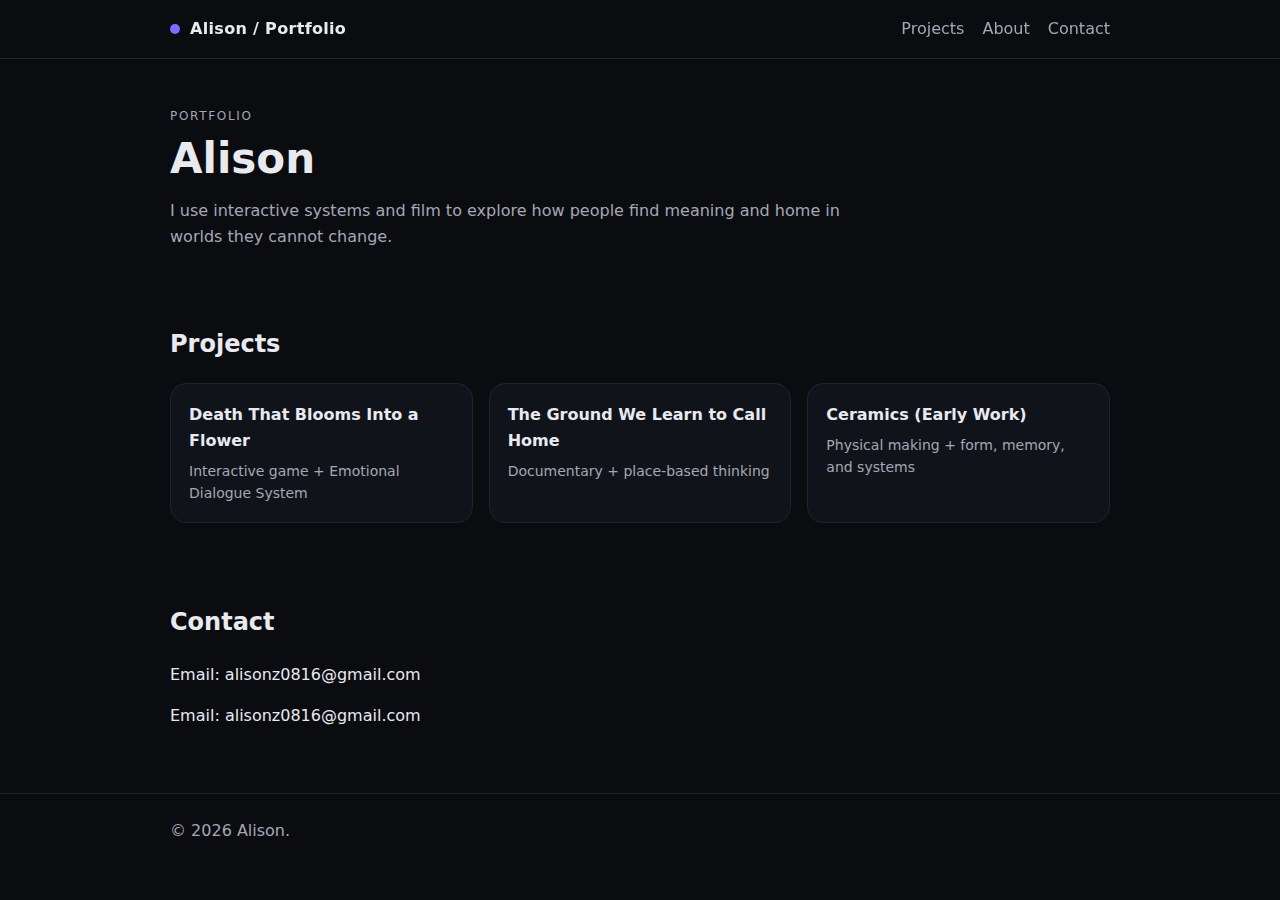
<file: index.html>
<!doctype html>
<html lang="en">
<head>
  <meta charset="utf-8" />
  <meta name="viewport" content="width=device-width, initial-scale=1" />
  <title>Alison — Portfolio</title>
  <link rel="stylesheet" href="styles.css" />
</head>

<body>
<header>
  <div class="container">
    <div class="navbar">
      <a class="brand" href="index.html">
        <span class="dot"></span>
        <span>Alison / Portfolio</span>
      </a>

      <nav class="desktop-nav" aria-label="Primary">
        <a href="#projects">Projects</a>
        <a href="#about">About</a>
        <a href="#contact">Contact</a>
      </nav>

      <button class="menu-btn" id="menuBtn" aria-expanded="false" aria-controls="mobilePanel">
        Menu
      </button>
    </div>

    <div class="mobile-panel" id="mobilePanel">
      <a href="#projects">Projects</a>
      <a href="#about">About</a>
      <a href="#contact">Contact</a>
    </div>
  </div>
</header>

<main class="container">
  <section class="hero" id="about">
    <div class="kicker">Portfolio</div>
    <h1>Alison</h1>
    <p class="subtitle">
      I use interactive systems and film to explore how people find meaning and home in worlds they cannot change.
    </p>
  </section>

  <section class="section" id="projects">
    <h2>Projects</h2>

    <div class="cards">
      <a class="card" href="game.html">
        <div class="card-title">Death That Blooms Into a Flower</div>
        <div class="card-desc">Interactive game + Emotional Dialogue System</div>
      </a>

      <a class="card" href="film.html">
        <div class="card-title">The Ground We Learn to Call Home</div>
        <div class="card-desc">Documentary + place-based thinking</div>
      </a>

      <a class="card" href="ceramics.html">
        <div class="card-title">Ceramics (Early Work)</div>
        <div class="card-desc">Physical making + form, memory, and systems</div>
      </a>
    </div>
  </section>

  <section class="section" id="contact">
    <h2>Contact</h2>
    <p>
      Email: alisonz0816@gmail.com
      <!-- TODO: change this -->
    <p>Email: <a href="mailto:alisonz0816@gmail.com">alisonz0816@gmail.com</a></p>

    </p>
  </section>
</main>

<footer>
  <div class="container">© <span id="year"></span> Alison.</div>
</footer>

<script>
  const btn = document.getElementById('menuBtn');
  const panel = document.getElementById('mobilePanel');

  btn?.addEventListener('click', () => {
    const open = panel.classList.toggle('open');
    btn.setAttribute('aria-expanded', String(open));
  });

  // Close mobile menu after clicking a link
  panel?.querySelectorAll('a')?.forEach(a => {
    a.addEventListener('click', () => {
      panel.classList.remove('open');
      btn.setAttribute('aria-expanded', 'false');
    });
  });

  document.getElementById('year').textContent = String(new Date().getFullYear());
</script>
</body>
</html>
</file>
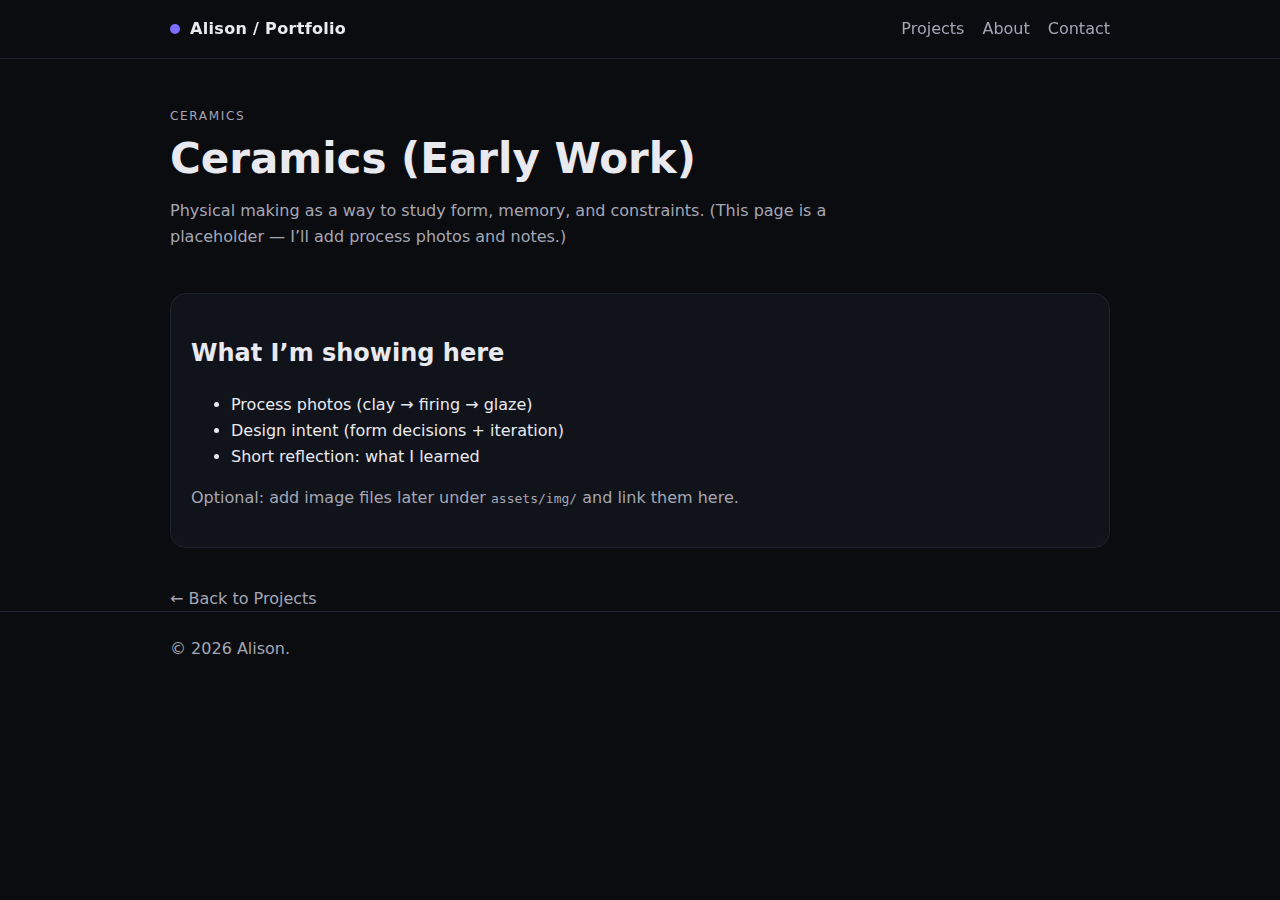
<file: ceramics.html>
<!doctype html>
<html lang="en">
<head>
  <meta charset="utf-8"/>
  <meta name="viewport" content="width=device-width, initial-scale=1"/>
  <title>Ceramics — Alison</title>
  <link rel="stylesheet" href="styles.css"/>
</head>

<body>
<header>
  <div class="container">
    <div class="navbar">
      <a class="brand" href="index.html">
        <span class="dot"></span>
        <span>Alison / Portfolio</span>
      </a>
      <nav class="desktop-nav" aria-label="Primary">
        <a href="index.html#projects">Projects</a>
        <a href="index.html#about">About</a>
        <a href="index.html#contact">Contact</a>
      </nav>
    </div>
  </div>
</header>

<main class="container">
  <section class="hero">
    <div class="kicker">Ceramics</div>
    <h1>Ceramics (Early Work)</h1>
    <p class="subtitle">
      Physical making as a way to study form, memory, and constraints. (This page is a placeholder — I’ll add process photos and notes.)
    </p>
  </section>

  <div class="panel">
    <h2>What I’m showing here</h2>
    <ul>
      <li>Process photos (clay → firing → glaze)</li>
      <li>Design intent (form decisions + iteration)</li>
      <li>Short reflection: what I learned</li>
    </ul>
    <p style="color:var(--muted);">
      Optional: add image files later under <code>assets/img/</code> and link them here.
    </p>
  </div>

  <div style="height:20px"></div>
  <a href="index.html" style="color:var(--muted);">← Back to Projects</a>
</main>

<footer>
  <div class="container">© <span id="year"></span> Alison.</div>
</footer>

<script>
  document.getElementById('year').textContent = String(new Date().getFullYear());
</script>
</body>
</html>
</file>
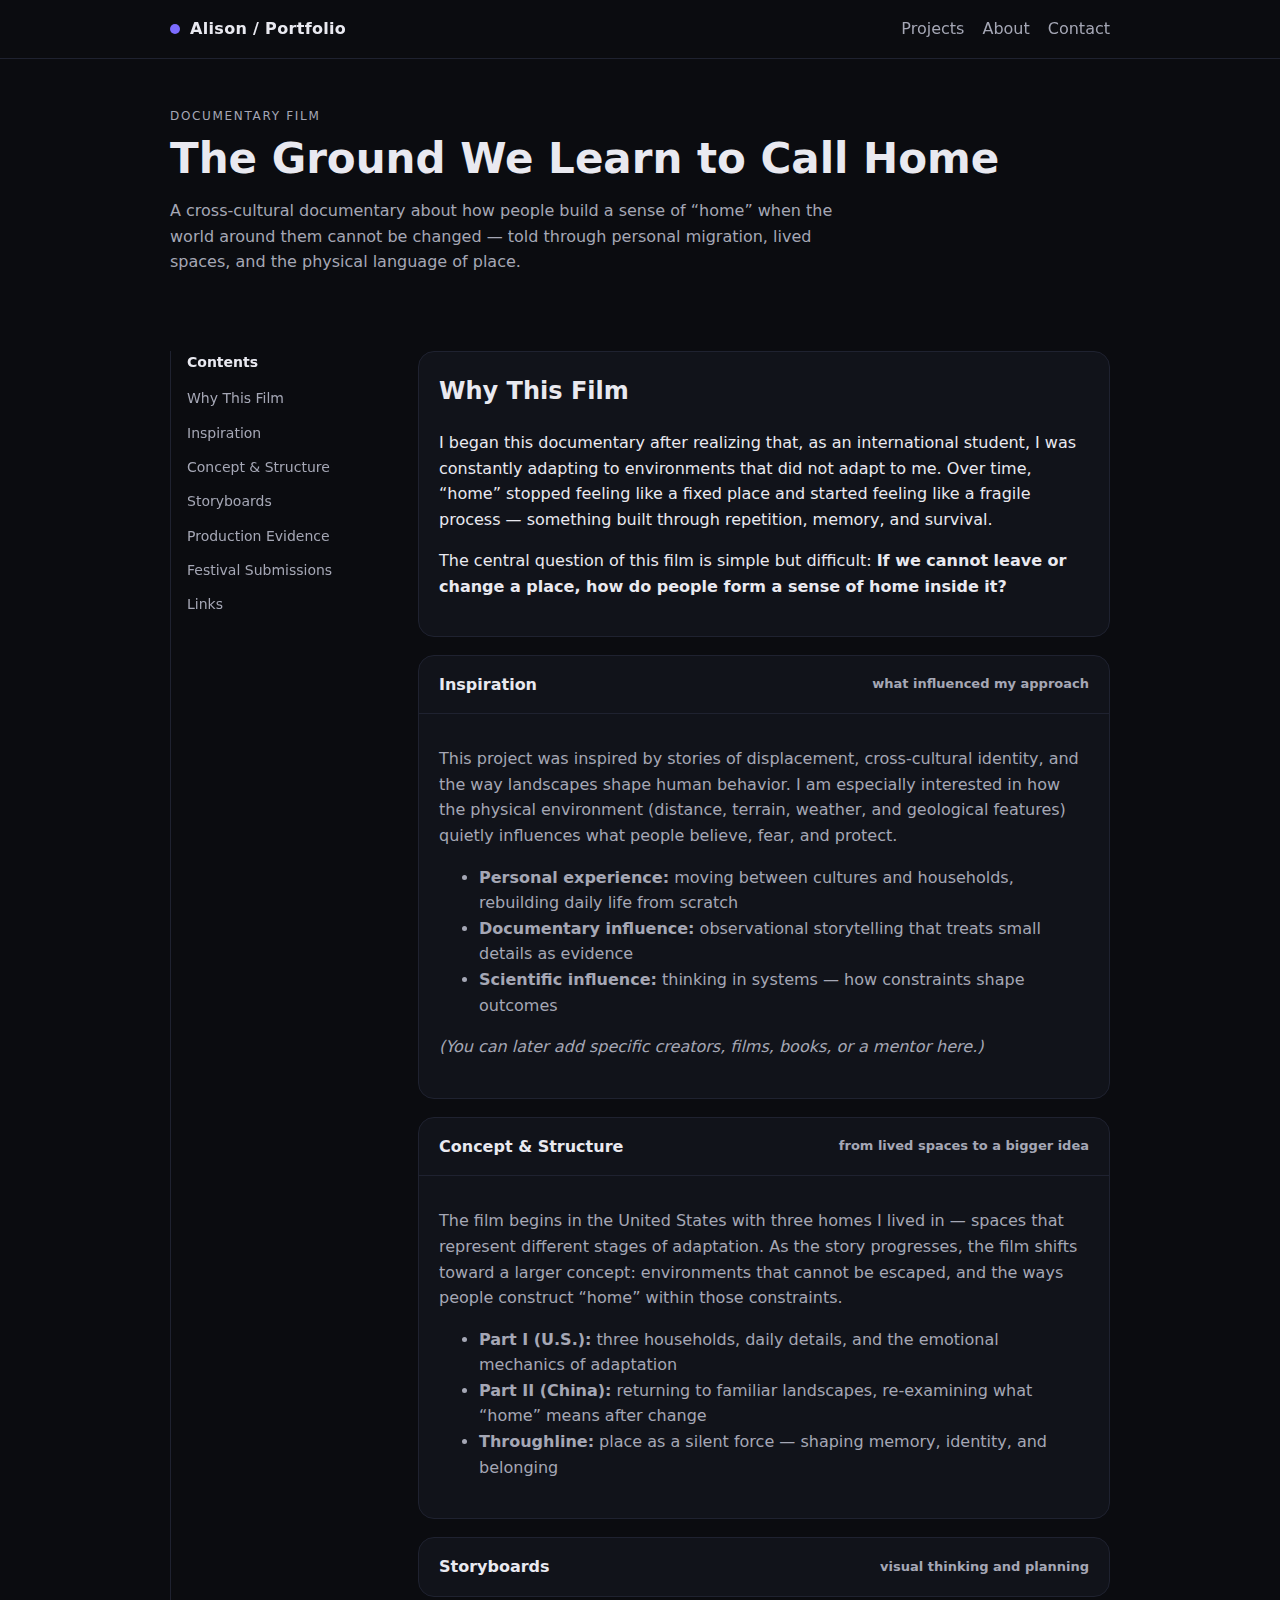
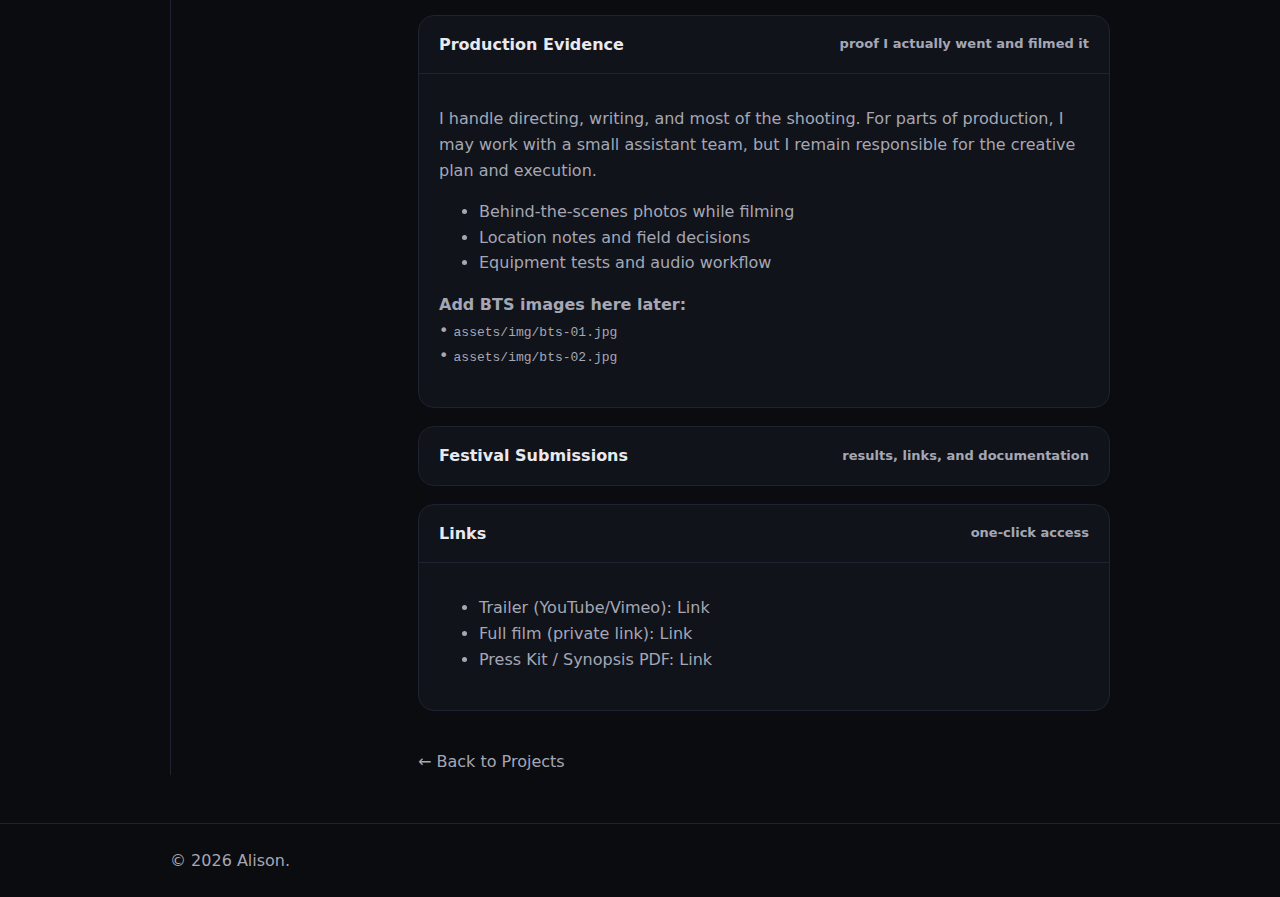
<file: film.html>
<!doctype html>
<html lang="en">
<head>
  <meta charset="utf-8"/>
  <meta name="viewport" content="width=device-width, initial-scale=1"/>
  <title>The Ground We Learn to Call Home — Alison</title>
  <link rel="stylesheet" href="styles.css"/>
</head>

<body>
<header>
  <div class="container">
    <div class="navbar">
      <a class="brand" href="index.html">
        <span class="dot"></span>
        <span>Alison / Portfolio</span>
      </a>
      <nav class="desktop-nav" aria-label="Primary">
        <a href="index.html#projects">Projects</a>
        <a href="index.html#about">About</a>
        <a href="index.html#contact">Contact</a>
      </nav>
    </div>
  </div>
</header>

<main class="container">

  <section class="hero">
    <div class="kicker">Documentary Film</div>
    <h1>The Ground We Learn to Call Home</h1>
    <p class="subtitle">
      A cross-cultural documentary about how people build a sense of “home” when the world around them cannot be changed —
      told through personal migration, lived spaces, and the physical language of place.
    </p>
  </section>

  <section class="section two-col">

    <aside class="toc" aria-label="Table of contents">
      <div class="title">Contents</div>
      <a href="#why">Why This Film</a>
      <a href="#inspiration">Inspiration</a>
      <a href="#story">Concept & Structure</a>
      <a href="#storyboards">Storyboards</a>
      <a href="#production">Production Evidence</a>
      <a href="#submissions">Festival Submissions</a>
      <a href="#links">Links</a>
    </aside>

    <div>

      <div class="panel" id="why">
        <h2>Why This Film</h2>
        <p>
          I began this documentary after realizing that, as an international student, I was constantly adapting to environments that did not adapt to me.
          Over time, “home” stopped feeling like a fixed place and started feeling like a fragile process — something built through repetition, memory, and survival.
        </p>
        <p>
          The central question of this film is simple but difficult:
          <strong>If we cannot leave or change a place, how do people form a sense of home inside it?</strong>
        </p>
      </div>

      <details id="inspiration" open>
        <summary>
          Inspiration
          <span class="summary-right">what influenced my approach</span>
        </summary>
        <div class="content">
          <p>
            This project was inspired by stories of displacement, cross-cultural identity, and the way landscapes shape human behavior.
            I am especially interested in how the physical environment (distance, terrain, weather, and geological features) quietly influences what people believe, fear, and protect.
          </p>
          <ul>
            <li><strong>Personal experience:</strong> moving between cultures and households, rebuilding daily life from scratch</li>
            <li><strong>Documentary influence:</strong> observational storytelling that treats small details as evidence</li>
            <li><strong>Scientific influence:</strong> thinking in systems — how constraints shape outcomes</li>
          </ul>
          <p>
            <em>(You can later add specific creators, films, books, or a mentor here.)</em>
          </p>
        </div>
      </details>

      <details id="story" open>
        <summary>
          Concept & Structure
          <span class="summary-right">from lived spaces to a bigger idea</span>
        </summary>
        <div class="content">
          <p>
            The film begins in the United States with three homes I lived in — spaces that represent different stages of adaptation.
            As the story progresses, the film shifts toward a larger concept: environments that cannot be escaped, and the ways people construct “home” within those constraints.
          </p>
          <ul>
            <li><strong>Part I (U.S.):</strong> three households, daily details, and the emotional mechanics of adaptation</li>
            <li><strong>Part II (China):</strong> returning to familiar landscapes, re-examining what “home” means after change</li>
            <li><strong>Throughline:</strong> place as a silent force — shaping memory, identity, and belonging</li>
          </ul>
        </div>
      </details>

      <details id="storyboards">
        <summary>
          Storyboards
          <span class="summary-right">visual thinking and planning</span>
        </summary>
        <div class="content">
          <p>
            I create storyboards to translate abstract ideas into concrete cinematic decisions — composition, pacing, and emotional rhythm.
            My storyboard process includes both hand-drawn sketches and iPad drafts.
          </p>

          <div class="callouts">
            <div class="callout">
              <div class="label">Storyboard Samples</div>
              <div style="color:var(--muted);">
                Add images here later:
                <br/>• <code>assets/img/storyboard-01.jpg</code>
                <br/>• <code>assets/img/storyboard-02.jpg</code>
              </div>
            </div>
            <div class="callout">
              <div class="label">Shotlist (Optional)</div>
              <div style="color:var(--muted);">
                Link to a PDF / document:
                <br/>• <a href="#" target="_blank" rel="noreferrer">Shotlist PDF</a>
              </div>
            </div>
          </div>

          <p style="margin-top:14px;">
            <em>Tip:</em> even 3–6 storyboard frames are enough to show how you think.
          </p>
        </div>
      </details>

      <details id="production" open>
        <summary>
          Production Evidence
          <span class="summary-right">proof I actually went and filmed it</span>
        </summary>
        <div class="content">
          <p>
            I handle directing, writing, and most of the shooting. For parts of production, I may work with a small assistant team,
            but I remain responsible for the creative plan and execution.
          </p>

          <ul>
            <li>Behind-the-scenes photos while filming</li>
            <li>Location notes and field decisions</li>
            <li>Equipment tests and audio workflow</li>
          </ul>

          <p>
            <strong>Add BTS images here later:</strong>
            <br/>• <code>assets/img/bts-01.jpg</code>
            <br/>• <code>assets/img/bts-02.jpg</code>
          </p>
        </div>
      </details>

      <details id="submissions">
        <summary>
          Festival Submissions
          <span class="summary-right">results, links, and documentation</span>
        </summary>
        <div class="content">
          <p>
            I plan to submit the film to youth documentary festivals in the U.S., China, and internationally.
            This section tracks submissions and outcomes transparently.
          </p>

          <ul>
            <li><strong>Submission list:</strong> (festival name + date submitted)</li>
            <li><strong>Status:</strong> submitted / selected / finalist / screening</li>
            <li><strong>Proof:</strong> confirmation emails, official pages, or screenshots</li>
          </ul>

          <p><em>Placeholder:</em> add links once submitted.</em></p>
        </div>
      </details>

      <details id="links" open>
        <summary>
          Links
          <span class="summary-right">one-click access</span>
        </summary>
        <div class="content">
          <ul>
            <!-- TODO: replace # with your real links -->
            <li>Trailer (YouTube/Vimeo): <a href="#" target="_blank" rel="noreferrer">Link</a></li>
            <li>Full film (private link): <a href="#" target="_blank" rel="noreferrer">Link</a></li>
            <li>Press Kit / Synopsis PDF: <a href="#" target="_blank" rel="noreferrer">Link</a></li>
          </ul>
        </div>
      </details>

      <div style="height:20px"></div>
      <a href="index.html" style="color:var(--muted);">← Back to Projects</a>

    </div>
  </section>

</main>

<footer>
  <div class="container">
    © <span id="year"></span> Alison.
  </div>
</footer>

<script>
  document.getElementById('year').textContent = String(new Date().getFullYear());
</script>

</body>
</html>
</file>
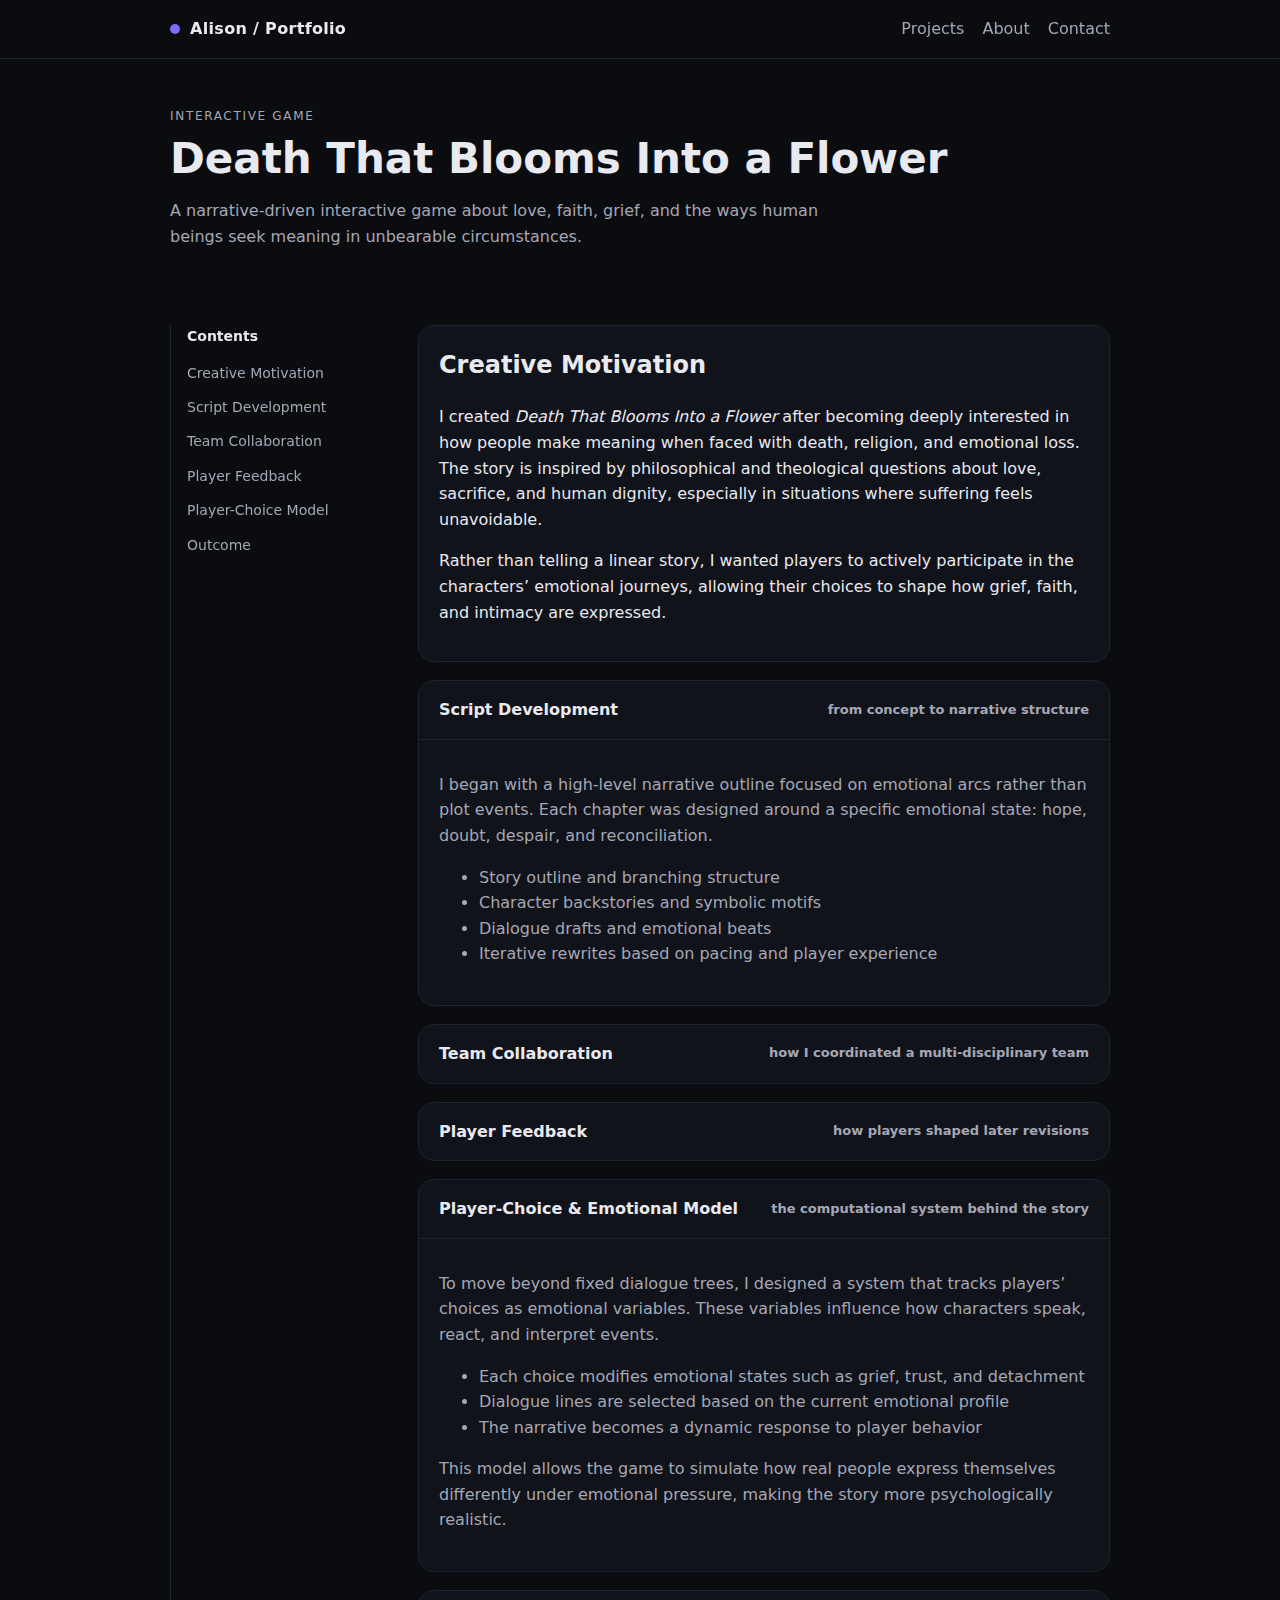
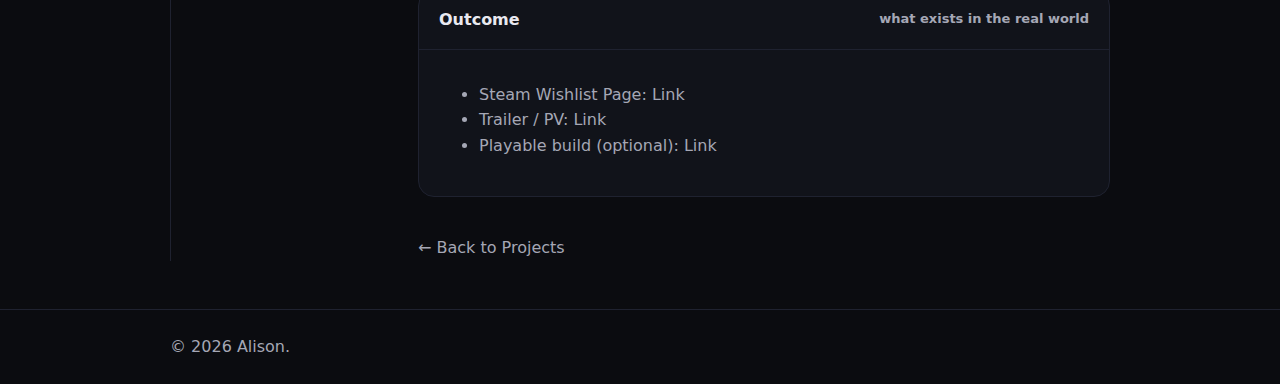
<file: game.html>
<!doctype html>
<html lang="en">
<head>
  <meta charset="utf-8"/>
  <meta name="viewport" content="width=device-width, initial-scale=1"/>
  <title>Death That Blooms Into a Flower — Alison</title>
  <link rel="stylesheet" href="styles.css"/>
</head>

<body>
<header>
  <div class="container">
    <div class="navbar">
      <a class="brand" href="index.html">
        <span class="dot"></span>
        <span>Alison / Portfolio</span>
      </a>
      <nav class="desktop-nav" aria-label="Primary">
        <a href="index.html#projects">Projects</a>
        <a href="index.html#about">About</a>
        <a href="index.html#contact">Contact</a>
      </nav>
    </div>
  </div>
</header>

<main class="container">

  <section class="hero">
    <div class="kicker">Interactive Game</div>
    <h1>Death That Blooms Into a Flower</h1>
    <p class="subtitle">
      A narrative-driven interactive game about love, faith, grief, and the ways human beings seek meaning in unbearable circumstances.
    </p>
  </section>

  <section class="section two-col">

    <aside class="toc" aria-label="Table of contents">
      <div class="title">Contents</div>
      <a href="#motivation">Creative Motivation</a>
      <a href="#script">Script Development</a>
      <a href="#team">Team Collaboration</a>
      <a href="#players">Player Feedback</a>
      <a href="#model">Player-Choice Model</a>
      <a href="#outcome">Outcome</a>
    </aside>

    <div>

      <div class="panel" id="motivation">
        <h2>Creative Motivation</h2>
        <p>
          I created <em>Death That Blooms Into a Flower</em> after becoming deeply interested in how people make meaning when faced with death, religion, and emotional loss.
          The story is inspired by philosophical and theological questions about love, sacrifice, and human dignity, especially in situations where suffering feels unavoidable.
        </p>
        <p>
          Rather than telling a linear story, I wanted players to actively participate in the characters’ emotional journeys, allowing their choices to shape how grief, faith, and intimacy are expressed.
        </p>
      </div>

      <details id="script" open>
        <summary>
          Script Development
          <span class="summary-right">from concept to narrative structure</span>
        </summary>
        <div class="content">
          <p>
            I began with a high-level narrative outline focused on emotional arcs rather than plot events.
            Each chapter was designed around a specific emotional state: hope, doubt, despair, and reconciliation.
          </p>
          <ul>
            <li>Story outline and branching structure</li>
            <li>Character backstories and symbolic motifs</li>
            <li>Dialogue drafts and emotional beats</li>
            <li>Iterative rewrites based on pacing and player experience</li>
          </ul>
        </div>
      </details>

      <details id="team">
        <summary>
          Team Collaboration
          <span class="summary-right">how I coordinated a multi-disciplinary team</span>
        </summary>
        <div class="content">
          <p>
            I served as the writer and producer, coordinating between the programmer and the visual artist.
            My role was to ensure that the narrative, visual tone, and gameplay systems supported the same emotional goals.
          </p>
          <ul>
            <li>Created narrative documents and art briefs</li>
            <li>Provided structured feedback on visual assets</li>
            <li>Maintained version control and milestone tracking</li>
            <li>Aligned story changes with technical constraints</li>
          </ul>
        </div>
      </details>

      <details id="players">
        <summary>
          Player Feedback
          <span class="summary-right">how players shaped later revisions</span>
        </summary>
        <div class="content">
          <p>
            After releasing early builds and the Steam wishlist page, I collected player responses from social media and testers.
            Many players commented on the emotional weight of the story and the impact of their choices.
          </p>
          <ul>
            <li>Adjusted dialogue pacing based on player confusion</li>
            <li>Refined emotional transitions between scenes</li>
            <li>Improved clarity of choice consequences</li>
          </ul>
        </div>
      </details>

      <details id="model" open>
        <summary>
          Player-Choice & Emotional Model
          <span class="summary-right">the computational system behind the story</span>
        </summary>
        <div class="content">
          <p>
            To move beyond fixed dialogue trees, I designed a system that tracks players’ choices as emotional variables.
            These variables influence how characters speak, react, and interpret events.
          </p>
          <ul>
            <li>Each choice modifies emotional states such as grief, trust, and detachment</li>
            <li>Dialogue lines are selected based on the current emotional profile</li>
            <li>The narrative becomes a dynamic response to player behavior</li>
          </ul>
          <p>
            This model allows the game to simulate how real people express themselves differently under emotional pressure, making the story more psychologically realistic.
          </p>
        </div>
      </details>

      <details id="outcome" open>
        <summary>
          Outcome
          <span class="summary-right">what exists in the real world</span>
        </summary>
        <div class="content">
          <ul>
            <!-- TODO: replace # with your real links -->
            <li>Steam Wishlist Page: <a href="#" target="_blank" rel="noreferrer">Link</a></li>
            <li>Trailer / PV: <a href="#" target="_blank" rel="noreferrer">Link</a></li>
            <li>Playable build (optional): <a href="#" target="_blank" rel="noreferrer">Link</a></li>
          </ul>
        </div>
      </details>

      <div style="height:20px"></div>
      <a href="index.html" style="color:var(--muted);">← Back to Projects</a>

    </div>
  </section>

</main>

<footer>
  <div class="container">
    © <span id="year"></span> Alison.
  </div>
</footer>

<script>
  document.getElementById('year').textContent = String(new Date().getFullYear());
</script>

</body>
</html>
</file>
<file: styles.css>
:root {
  --bg: #0b0c10;
  --panel: #11131a;
  --line: #1f2230;
  --text: #e9e9f0;
  --muted: #a5a7b5;
  --accent: #7c6cff;
  --accent-soft: rgba(124,108,255,0.15);
}

* { box-sizing: border-box; }

body {
  margin: 0;
  font-family: system-ui, -apple-system, Segoe UI, Roboto, Helvetica, Arial, sans-serif;
  background: var(--bg);
  color: var(--text);
  line-height: 1.6;
}

a { color: inherit; text-decoration: none; }

.container {
  max-width: 980px;
  margin: 0 auto;
  padding: 0 20px;
}

/* Header */
header {
  position: sticky;
  top: 0;
  background: rgba(11,12,16,0.8);
  backdrop-filter: blur(10px);
  border-bottom: 1px solid var(--line);
  z-index: 100;
}

.navbar {
  display: flex;
  justify-content: space-between;
  align-items: center;
  padding: 16px 0;
  gap: 14px;
}

.brand {
  display: flex;
  align-items: center;
  gap: 10px;
  font-weight: 700;
  letter-spacing: 0.02em;
}

.dot {
  width: 10px;
  height: 10px;
  border-radius: 999px;
  background: var(--accent);
}

.desktop-nav {
  display: flex;
  gap: 18px;
  color: var(--muted);
}

.desktop-nav a:hover { color: var(--text); }

/* Mobile menu button + panel */
.menu-btn {
  display: none;
  border: 1px solid var(--line);
  background: var(--panel);
  color: var(--text);
  padding: 10px 12px;
  border-radius: 12px;
  cursor: pointer;
}

.menu-btn:hover {
  border-color: var(--accent);
}

.mobile-panel {
  display: none;
  border: 1px solid var(--line);
  border-radius: 16px;
  background: var(--panel);
  padding: 10px 12px;
  margin: 10px 0 16px;
}

.mobile-panel a {
  display: block;
  padding: 10px 8px;
  color: var(--muted);
  border-radius: 12px;
}

.mobile-panel a:hover {
  color: var(--text);
  background: rgba(255,255,255,0.03);
}

.mobile-panel.open { display: block; }

/* Hero */
.hero { padding: 48px 0 28px; }

.kicker {
  text-transform: uppercase;
  letter-spacing: 0.14em;
  font-size: 12px;
  color: var(--muted);
}

h1 {
  font-size: 42px;
  line-height: 1.1;
  margin: 10px 0 12px;
}

.subtitle {
  color: var(--muted);
  max-width: 680px;
}

/* Sections */
.section { padding: 32px 0 48px; }
.section h2 { margin-top: 0; }

/* Cards (index page) */
.cards {
  display: grid;
  grid-template-columns: repeat(3, minmax(0,1fr));
  gap: 16px;
}

.card {
  background: var(--panel);
  border: 1px solid var(--line);
  border-radius: 16px;
  padding: 18px;
  transition: border 0.2s, transform 0.2s;
}

.card:hover {
  border-color: var(--accent);
  transform: translateY(-2px);
}

.card-title { font-weight: 700; margin-bottom: 6px; }
.card-desc { font-size: 14px; color: var(--muted); }

/* Two column layout */
.two-col {
  display: grid;
  grid-template-columns: 220px 1fr;
  gap: 28px;
}

/* TOC */
.toc {
  position: sticky;
  top: 100px;
  border-left: 1px solid var(--line);
  padding-left: 16px;
  font-size: 14px;
}

.toc .title { font-weight: 700; margin-bottom: 8px; }

.toc a {
  display: block;
  padding: 6px 0;
  color: var(--muted);
}

.toc a:hover { color: var(--text); }

/* Panels */
.panel {
  background: var(--panel);
  border: 1px solid var(--line);
  border-radius: 16px;
  padding: 20px;
  margin-bottom: 18px;
}

/* Details */
details {
  background: var(--panel);
  border: 1px solid var(--line);
  border-radius: 16px;
  margin-bottom: 18px;
  overflow: hidden;
}

summary {
  padding: 16px 20px;
  cursor: pointer;
  font-weight: 600;
  display: flex;
  justify-content: space-between;
  align-items: center;
  gap: 12px;
}

.summary-right {
  font-size: 13px;
  color: var(--muted);
}

details .content {
  padding: 16px 20px 22px;
  border-top: 1px solid var(--line);
  color: var(--muted);
}

/* Callouts (film page) */
.callouts {
  display: grid;
  grid-template-columns: repeat(2, minmax(0, 1fr));
  gap: 14px;
  margin-top: 12px;
}

.callout {
  border: 1px solid var(--line);
  border-radius: 16px;
  padding: 14px;
  background: rgba(255,255,255,0.02);
}

.callout .label {
  font-weight: 700;
  margin-bottom: 6px;
}

/* Footer */
footer {
  border-top: 1px solid var(--line);
  padding: 24px 0;
  color: var(--muted);
}

/* Mobile */
@media (max-width: 900px) {
  .cards { grid-template-columns: 1fr; }

  .two-col { grid-template-columns: 1fr; }

  .toc {
    position: static;
    border-left: none;
    padding-left: 0;
    margin-bottom: 24px;
  }

  h1 { font-size: 32px; }

  .desktop-nav { display: none; }
  .menu-btn { display: inline-flex; }

  .callouts { grid-template-columns: 1fr; }
}
</file>
